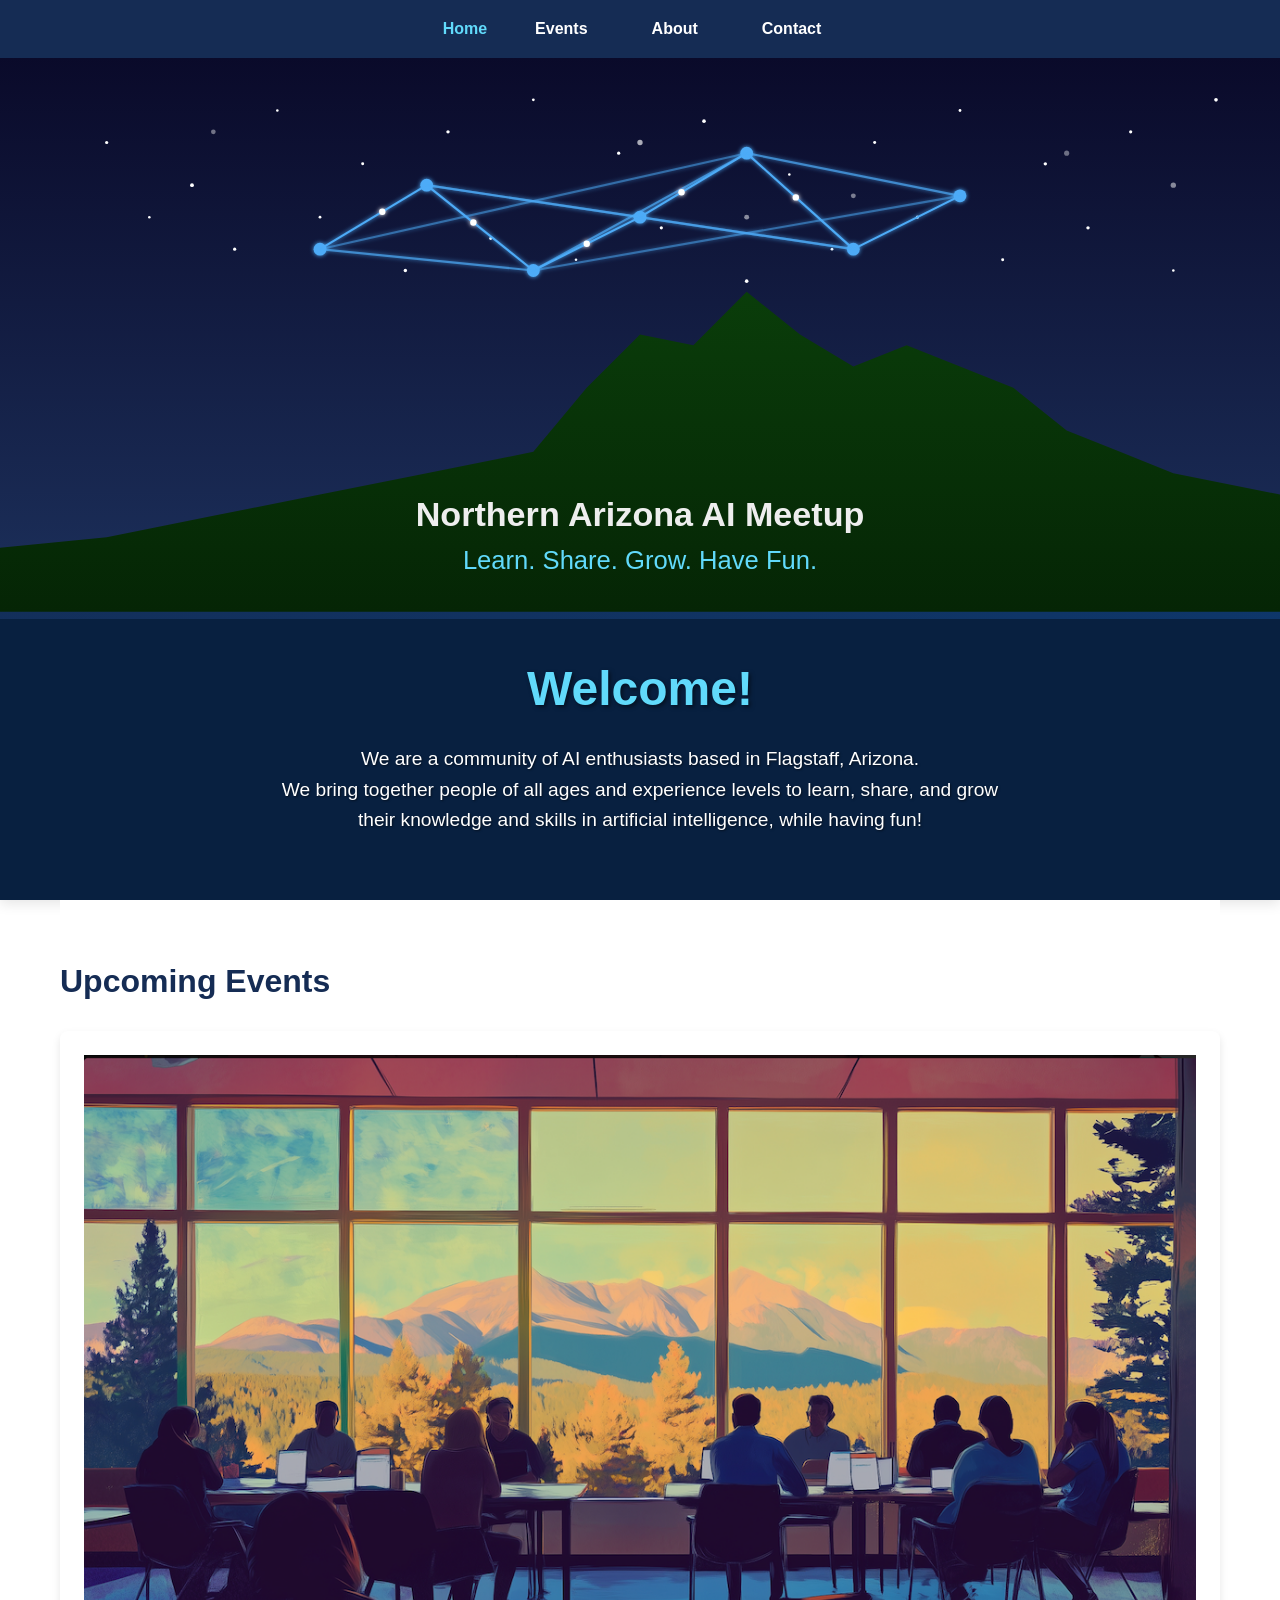
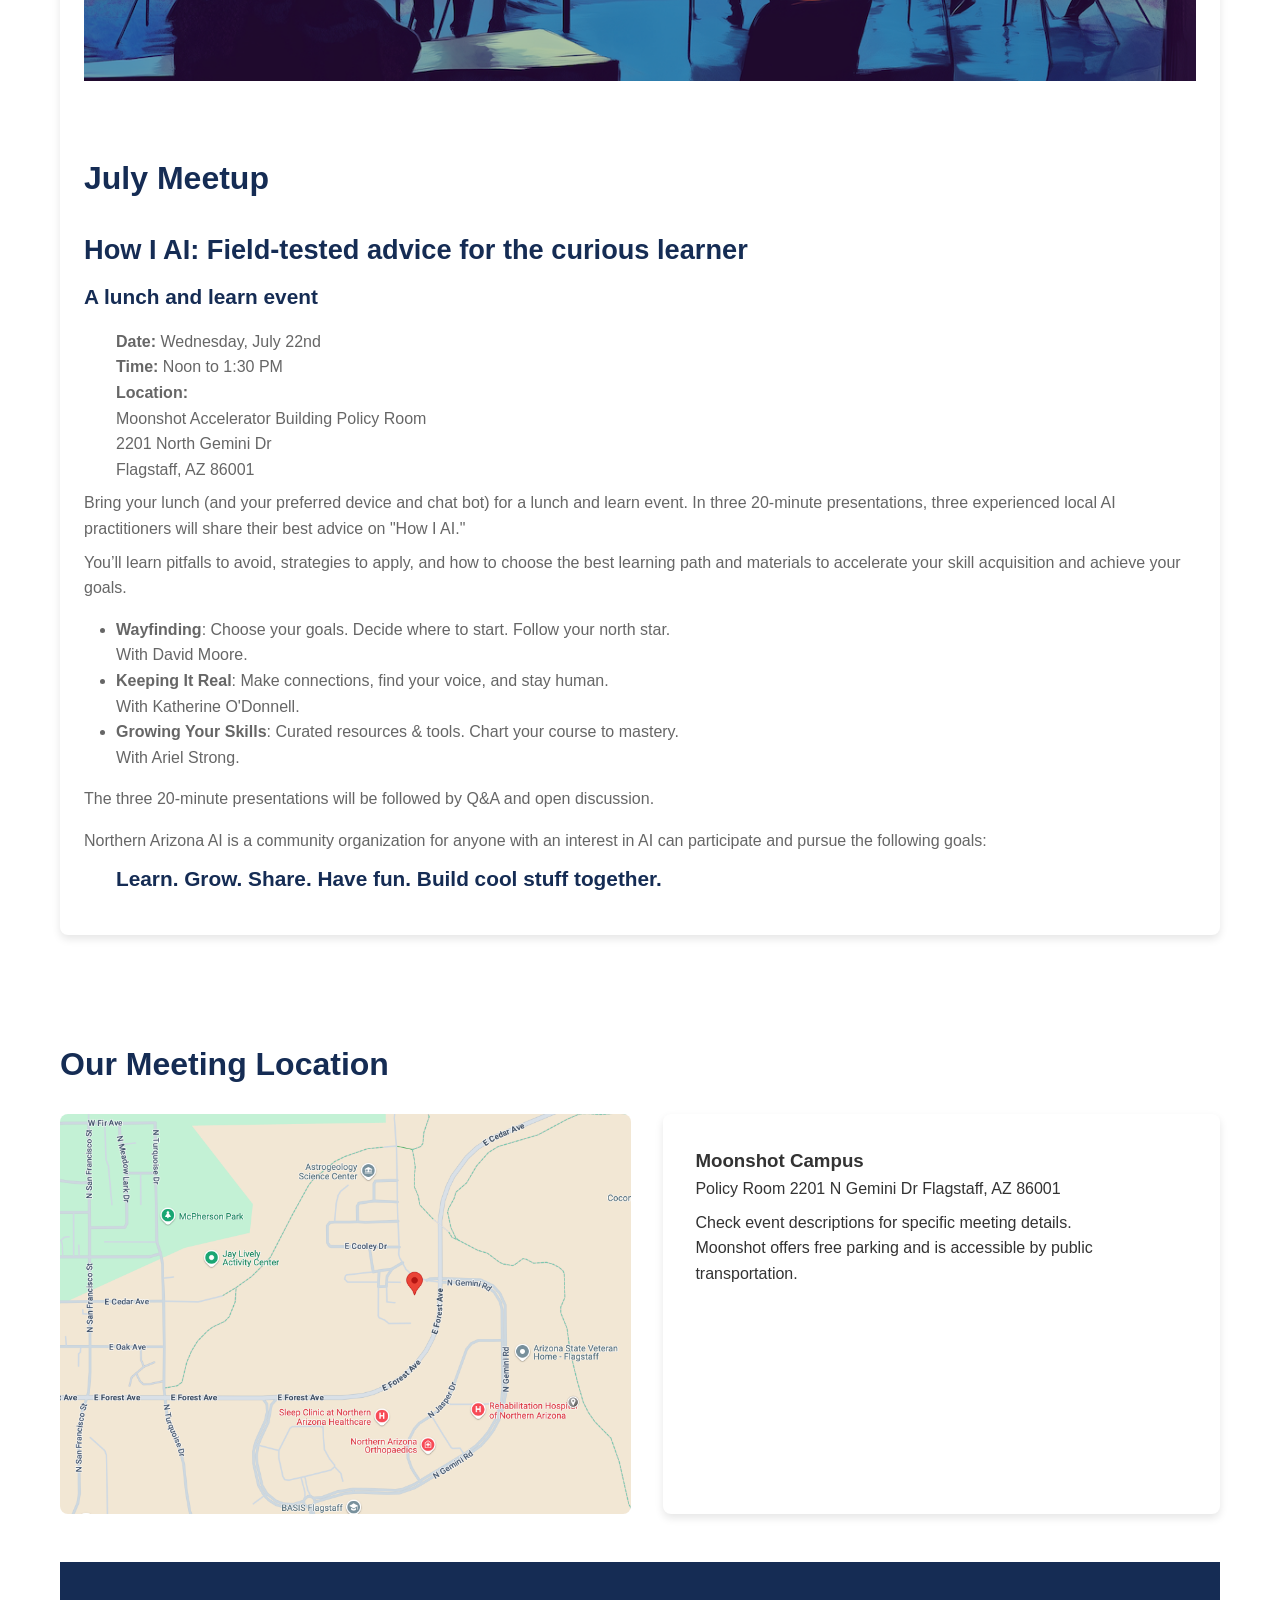
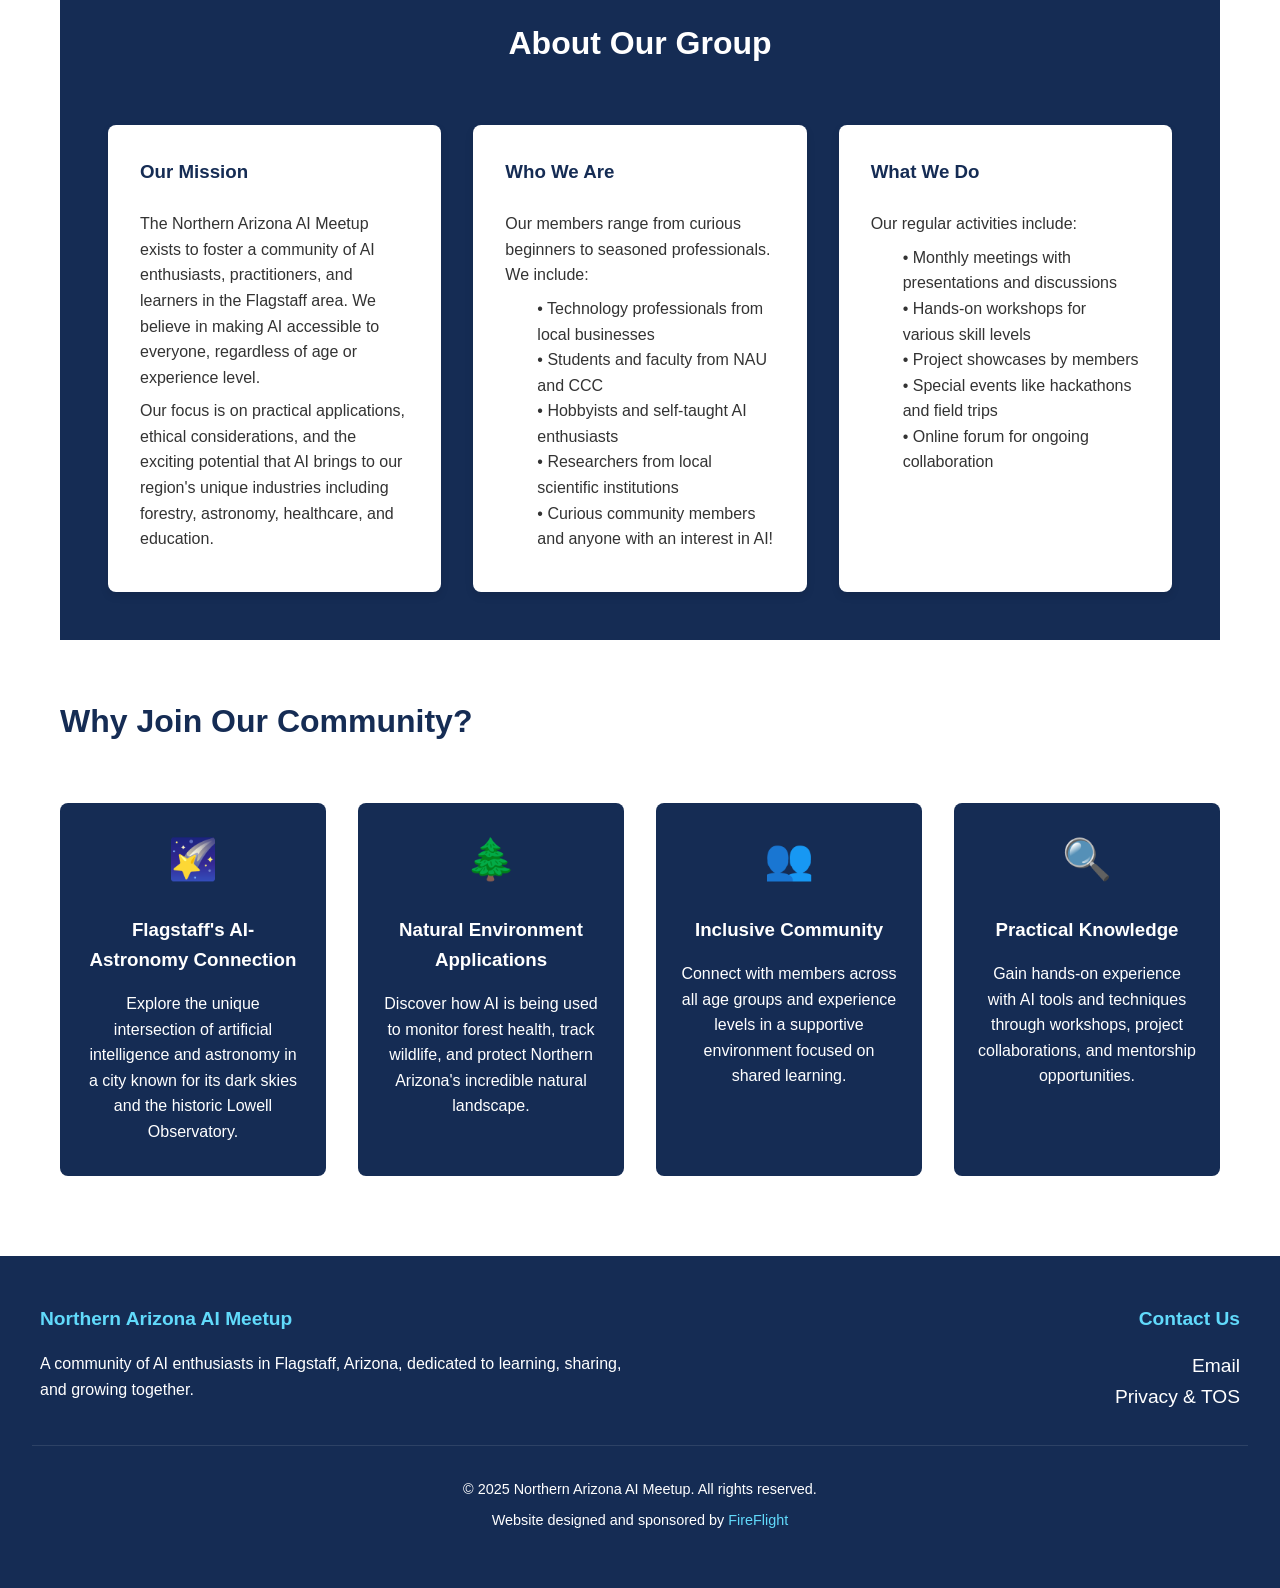
<file: index.html>
<!DOCTYPE html>
<html lang="en">
<head>
    <meta charset="UTF-8">
    <meta name="viewport" content="width=device-width, initial-scale=1.0">
    <title>Northern Arizona AI Meetup</title>
    <link rel="stylesheet" href="css/site.css">
</head>
<body>
  <header>
    <nav>
      <ul>
        <li>Home</li>
        <li><a href="#events">Events</a></li>
        <li><a href="#about">About</a></li>
        <!-- <li><a href="#resources">Resources</a></li>
        <li><a href="#location">Location</a></li> -->
        <li><a href="#footer">Contact</a></li>
      </ul>
    </nav>

    <div class="header-container">
      <object type="image/svg+xml" data="media/images/svg/naai-siteheader.svg" class="logo">
      </object>
    </div>

    <section id="hero">
      <div class="hero hero-content">
        <h1>Welcome!</h1>
        <p>We are a community of AI enthusiasts based in Flagstaff, Arizona.<br>
          We bring together people of all ages and experience levels to learn, share, and grow their knowledge and skills in artificial intelligence, while having fun!</p>
        <!-- <a href="#events" class="btn">Attend Our Next Event</a> -->
      </div>
    </section>
  </header>

  <main class="container">
    <section id="events">
      <h2>Upcoming Events</h2>
      <div class="card-grid">

        <div class="card">
          <div class="card-content">
            <div class="card-img">
              <img src="media/images/png/NAAImtgpic.png" alt="Illustration of people in a meeting" class="card-img">
            </div>
            <div class="event-details">
              <h2>July Meetup</h2>
              <h3>How I AI: Field-tested advice for the curious learner</h3>
              <h4>A lunch and learn event</h4>
              <p class="indent spacer"><strong>Date:</strong> Wednesday, July 22nd<br>
              <strong>Time:</strong> Noon to 1:30 PM<br>
              <strong>Location:</strong><br>
              Moonshot Accelerator Building Policy Room<br>
              2201 North Gemini Dr<br>
              Flagstaff, AZ 86001<br>
              <!-- <strong>Note:</strong> Due to the timing of the event, please feel free to bring your lunch.</p> -->

              <p>Bring your lunch (and your preferred device and chat bot) for a lunch and learn event. In three 20-minute presentations, three experienced local AI practitioners will share their best advice on "How I AI."</p>

              <p>You’ll learn pitfalls to avoid, strategies to apply, and how to choose the best learning path and materials to accelerate your skill acquisition and achieve your goals.</p>

              <div class="indent">
                <ul class="spacer">
                  <li><strong>Wayfinding</strong>: Choose your goals. Decide where to start. Follow your north star.<br>
                    With David Moore.</li>

                  <li><strong>Keeping It Real</strong>: Make connections, find your voice, and stay human.<br>
                    With Katherine O'Donnell.</li>

                  <li><strong>Growing Your Skills</strong>: Curated resources & tools. Chart your course to mastery.<br>
                    With Ariel Strong.</li>
                </ul>
              </div>

              <p class="spacer">The three 20-minute presentations will be followed by Q&A and open discussion.</p>

              <!-- <h4>Details</h4> <h4>Come Be Part of the Learning, Sharing, Having Fun, and Building Cool Stuff!</h4> -->

              <p class="spacer"> Northern Arizona AI is a community organization for anyone with an interest in AI can participate and pursue the following goals:</p>
              <h4 class="indent">Learn. Grow. Share. Have fun. Build cool stuff together.</h4>

                <!-- To participate, bring a device (laptop, phone, or tablet) with the ability to connect to Wi-Fi.

                <p>Accelerator Building, Main Conference Room<br>
                2201 North Gemini Dr<br>
                Flagstaff, AZ 86001</p> -->
            </div>
          </div>
        </div>

        <!-- <div class="card">
          <div class="card-content">
            <div class="card-img">
              <img src="media/images/png/NAAImtgpic.png" alt="Illustration of people in a meeting" class="card-img">
            </div>
            <div class="event-details">
              <h2>April 15: Learn How to Vibe Code!</h2>
              <h3>Vibe Coding Live Demo with Kyle Montgomery of Generous</h3>
              <p>
                Copy
              </p>
              <h4>Come Be Part of the Learning, Sharing, Having Fun, and Building Cool Stuff in 2026!</h4>
              <h4>Details</h4>
              <p><strong>Date:</strong> April 15<br>
                <strong>Time:</strong> Noon to 1:30 PM<br>
                <strong>Location:</strong><br>
                Moonshot Accelerator Conference Room<br>
                2201 North Gemini Dr<br>
                Flagstaff, AZ 86001<br>
                <strong>Note:</strong> Due to the timing of the event, please feel free to bring your lunch.</p>
              <p>To participate, bring a device (laptop, phone, or tablet) with the ability to connect to Wi-Fi.</p>

              <p>Accelerator Building, Main Conference Room<br>
              2201 North Gemini Dr<br>
              Flagstaff, AZ 86001</p>
            </div>
          </div>
        </div> -->

        <!-- <div class="card">
          <div class="card-content">
            <div class="card-img">
              <img src="media/images/png/NAAImtgpic.png" alt="Illustration of people in a meeting" class="card-img">
            </div>
            <div class="event-details">
              <h2>May 20, 2026: Leviathan AI</h2>
              <h3>The Journey of an AI Startup, a presentation by Mike Greenwalt</h3>
              <p>
                Learn about the journey of Leviathan AI, from an idea to a scrappy startup dealing with the rapid changes in AI, customer needs and expectations, the challenges of marketing, and so much more.
              </p>
              -->
              <!-- <h4>Details</h4>
              <p><strong>Date:</strong>Wednesday, May 20<br>
                <strong>Time:</strong> Noon to 1:30 PM<br>
                <strong>Location:</strong><br>
                Moonshot Accelerator Conference Room<br>
                2201 North Gemini Dr<br>
                Flagstaff, AZ 86001<br>
                <strong>Note:</strong> Due to the timing of the event, please feel free to bring your lunch.</p> -->
              <!-- To participate, bring a device (laptop, phone, or tablet) with the ability to connect to Wi-Fi.

              <p>Accelerator Building, Main Conference Room<br>
              2201 North Gemini Dr<br>
              Flagstaff, AZ 86001</p> -->
            </div>

      <!--  <a href="#" class="btn">Register</a> -->
    </section>

    <section id="location">
      <h2>Our Meeting Location</h2>
      <div class="location">
        <div class="map-container">
          <img src="media/images/png/NAAI-meeting-location.png" alt="Map of Flagstaff with meetup locations">
        </div>
        <div class="location-info">
          <h3>Moonshot Campus</h3>
          <p>Policy Room 2201 N Gemini Dr Flagstaff, AZ 86001</p>
          <p class="location-note">Check event descriptions for specific meeting details.<br>
            Moonshot offers free parking and is accessible by public transportation.</p>
        </div>
      </div>
    </section>

    <section id="about">
        <h2>About Our Group</h2>
        <div class="about-columns">
            <div class="about-item">
                <h3>Our Mission</h3>
                <p>The Northern Arizona AI Meetup exists to foster a community of AI enthusiasts, practitioners, and learners in the Flagstaff area. We believe in making AI accessible to everyone, regardless of age or experience level.</p>
                <p>Our focus is on practical applications, ethical considerations, and the exciting potential that AI brings to our region's unique industries including forestry, astronomy, healthcare, and education.</p>
            </div>

            <div class="about-item">
                <h3>Who We Are</h3>
                <p>Our members range from curious beginners to seasoned professionals. We include:</p>
                <ul>
                    <li>• Technology professionals from local businesses</li>
                    <li>• Students and faculty from NAU and CCC</li>
                    <li>• Hobbyists and self-taught AI enthusiasts</li>
                    <li>• Researchers from local scientific institutions</li>
                    <li>• Curious community members and anyone with an interest in AI!</li>
                </ul>
            </div>

            <div class="about-item">
                <h3>What We Do</h3>
                <p>Our regular activities include:</p>
                <ul>
                    <li>• Monthly meetings with presentations and discussions</li>
                    <li>• Hands-on workshops for various skill levels</li>
                    <li>• Project showcases by members</li>
                    <li>• Special events like hackathons and field trips</li>
                    <li>• Online forum for ongoing collaboration</li>
                </ul>
            </div>
        </div>
    </section>

    <section class="stars-bg">
      <div class="feature-section">
        <h2>Why Join Our Community?</h2>
        <div class="feature-grid">
          <div class="feature-item">
            <div class="feature-icon">🌠</div>
            <h3>Flagstaff's AI-Astronomy Connection</h3>
            <p>Explore the unique intersection of artificial intelligence and astronomy in a city known for its dark skies and the historic Lowell Observatory.</p>
          </div>

          <div class="feature-item">
            <div class="feature-icon">🌲</div>
            <h3>Natural Environment Applications</h3>
            <p>Discover how AI is being used to monitor forest health, track wildlife, and protect Northern Arizona's incredible natural landscape.</p>
          </div>

          <div class="feature-item">
            <div class="feature-icon">👥</div>
            <h3>Inclusive Community</h3>
            <p>Connect with members across all age groups and experience levels in a supportive environment focused on shared learning.</p>
          </div>

          <div class="feature-item">
            <div class="feature-icon">🔍</div>
            <h3>Practical Knowledge</h3>
            <p>Gain hands-on experience with AI tools and techniques through workshops, project collaborations, and mentorship opportunities.</p>
          </div>
        </div>
      </div>
    </section>

    <!-- <section id="contact">
      <h2>Get In Touch</h2>
      <div class="contact-form">
        <form action="#" method="POST">
          <div class="form-group">
            <label for="name">Name</label>
            <input type="text" id="name" name="name" required>
          </div>

          <div class="form-group">
            <label for="email">Email</label>
            <input type="email" id="email" name="email" required>
          </div>

          <div class="form-group">
            <label for="subject">Subject</label>
            <select id="subject" name="subject">
              <option value="general">General Inquiry</option>
              <option value="membership">Membership Question</option>
              <option value="speaking">Speaking Opportunity</option>
              <option value="collaboration">Collaboration Proposal</option>
              <option value="other">Other</option>
            </select>
          </div>

          <div class="form-group">
            <label for="message">Message</label>
            <textarea id="message" name="message" required></textarea>
          </div>

          <div class="form-group">
            <label for="experience">Your AI Experience Level</label>
            <select id="experience" name="experience">
              <option value="beginner">Beginner - Just curious about AI</option>
              <option value="intermediate">Intermediate - Some experience with AI concepts</option>
              <option value="advanced">Advanced - Working with AI regularly</option>
              <option value="expert">Expert - Professional AI developer/researcher</option>
            </select>
          </div>

          <div class="form-group">
            <label>
              <input type="checkbox" name="newsletter" checked>
              Subscribe to our newsletter for updates on upcoming events
            </label>
          </div>

          <button type="submit">Send Message</button>
        </form>
      </div>
    </section> -->
  </main>

    <footer id="footer">
        <div class="footer-content">
            <div class="footer-description">
                <h3>Northern Arizona AI Meetup</h3>
                <p>A community of AI enthusiasts in Flagstaff, Arizona, dedicated to learning, sharing, and growing together.</p>
                <!-- <div class="social-links">
                    <a href="#">🌐</a>
                    <a href="#">📱</a>
                    <a href="#">📘</a>
                    <a href="#">📸</a>
                    <a href="#">👥</a>
                </div> -->
            </div>

          <div class="footer-contact">
            <h3>Contact Us</h3>
            <ul>
              <li><a href="mailto: ariel@fireflight.pro">Email</a></li>
              <li><a href="PSTOS.html">Privacy & TOS</a></li>
            </ul>
          </div>
        </div>
        <div class="copyright">
            <p>&copy; 2025 Northern Arizona AI Meetup. All rights reserved.</p>
            <p>Website designed and sponsored by <a href="https://fireflight.ai" class="sponsor">FireFlight</a></p>
        </div>
    </footer>
  </body>
</html>
</file>
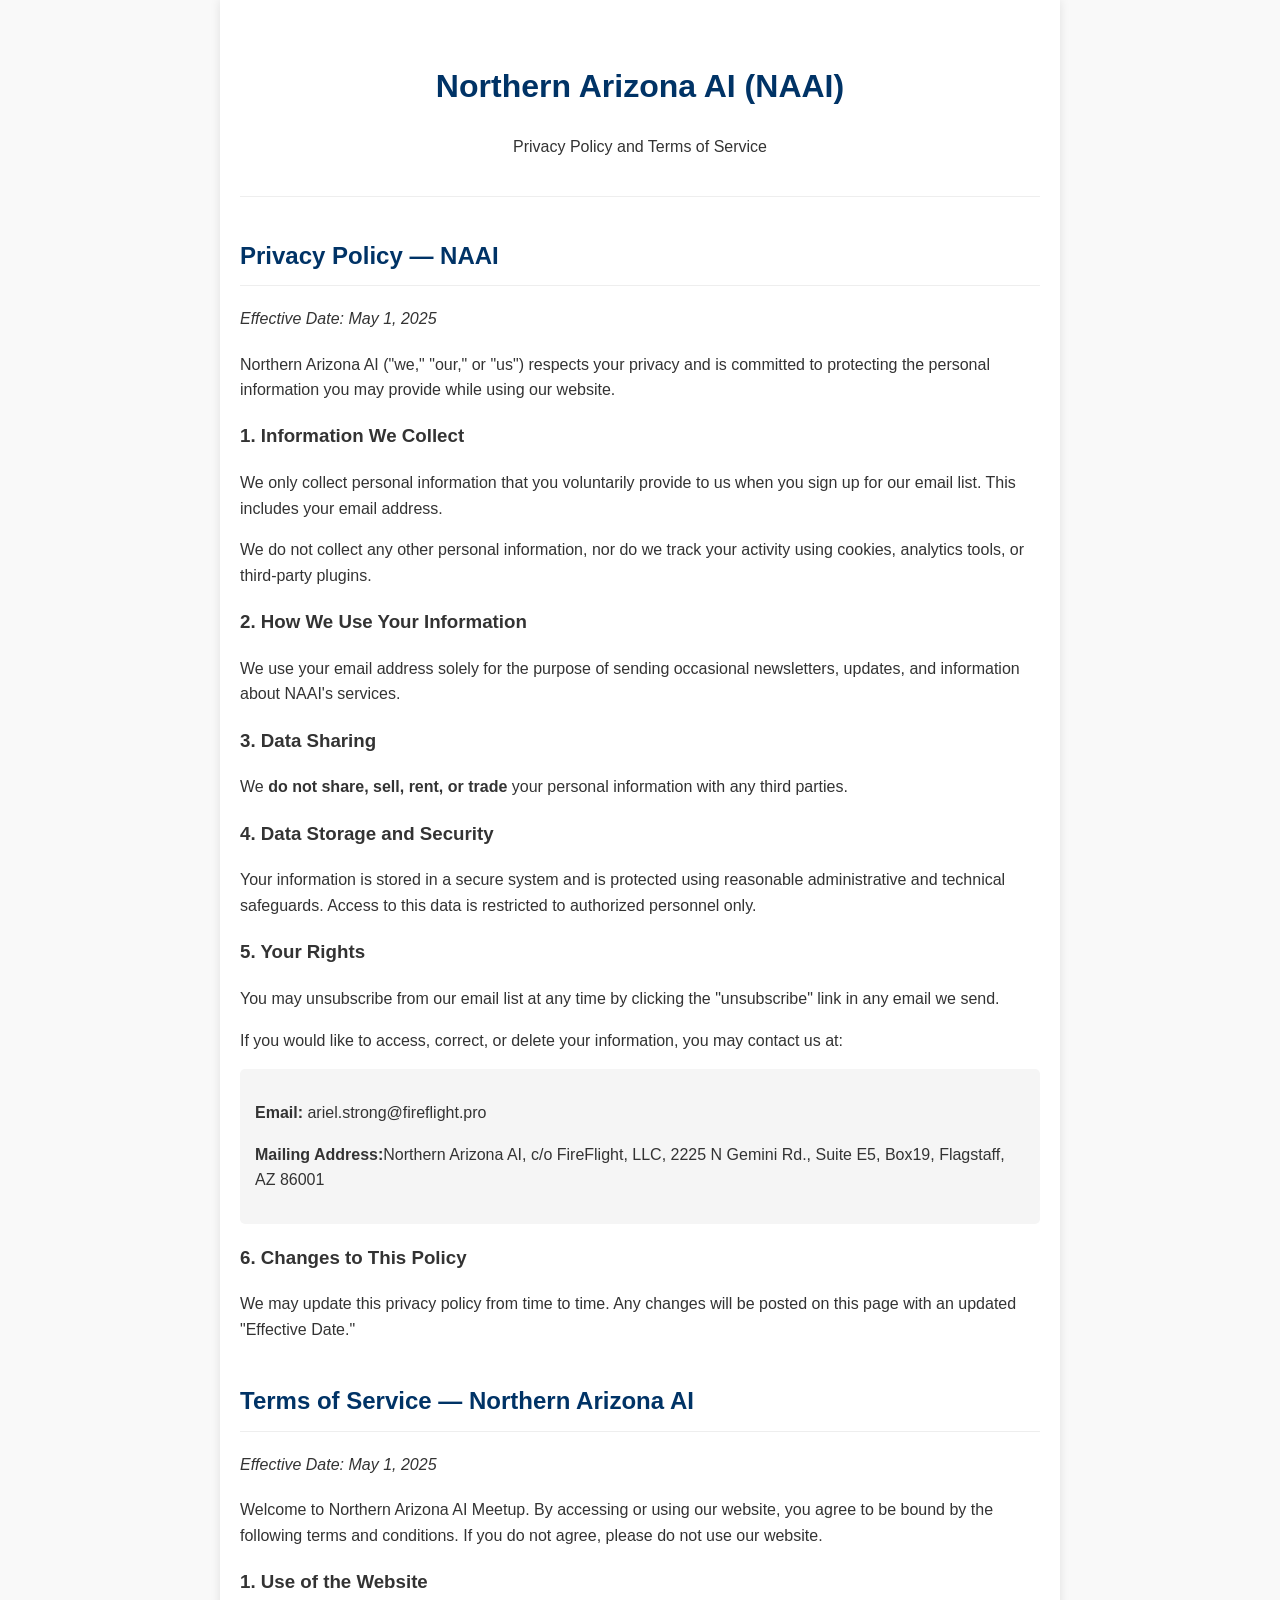
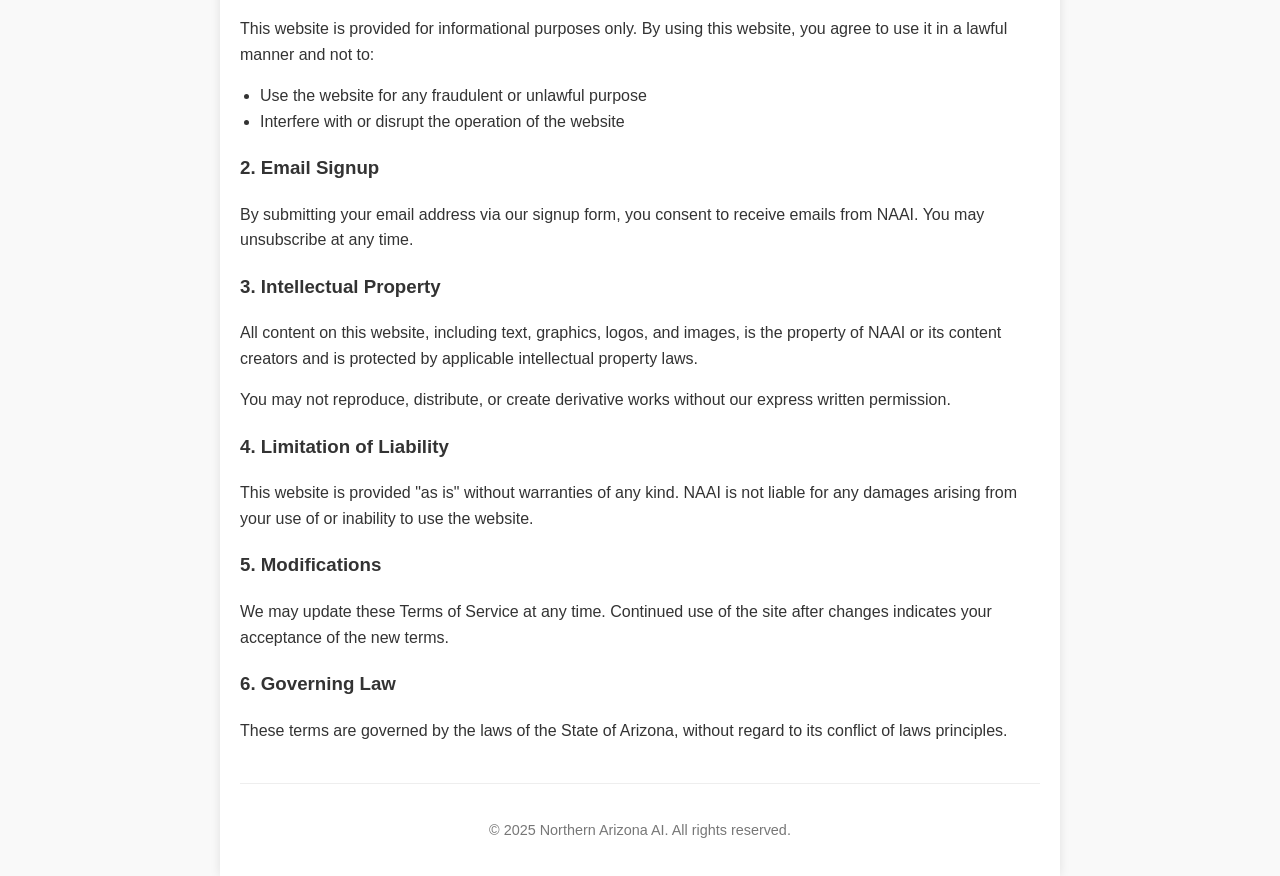
<file: PSTOS.html>
<!DOCTYPE html>
<html lang="en">
<head>
    <meta charset="UTF-8">
    <meta name="viewport" content="width=device-width, initial-scale=1.0">
    <title>Privacy Policy and Terms of Service</title>
    <style>
        body {
            font-family: Arial, sans-serif;
            line-height: 1.6;
            margin: 0;
            padding: 0;
            color: #333;
            background-color: #f9f9f9;
        }
        .container {
            max-width: 800px;
            margin: 0 auto;
            padding: 20px;
            background-color: #fff;
            box-shadow: 0 0 10px rgba(0,0,0,0.1);
        }
        header {
            text-align: center;
            padding: 20px 0;
            border-bottom: 1px solid #eee;
        }
        h1 {
            color: #003366;
        }
        h2 {
            color: #003366;
            border-bottom: 1px solid #eee;
            padding-bottom: 10px;
            margin-top: 40px;
        }
        strong {
            font-weight: bold;
        }
        ul {
            padding-left: 20px;
        }
        .effective-date {
            font-style: italic;
            margin-bottom: 20px;
        }
        .contact-info {
            background-color: #f5f5f5;
            padding: 15px;
            border-radius: 5px;
            margin: 15px 0;
        }
        footer {
            text-align: center;
            margin-top: 40px;
            padding-top: 20px;
            border-top: 1px solid #eee;
            font-size: 0.9em;
            color: #777;
        }
    </style>
</head>
<body>
    <div class="container">
        <header>
            <h1>Northern Arizona AI (NAAI)</h1>
            <p>Privacy Policy and Terms of Service</p>
        </header>

        <section id="privacy-policy">
            <h2>Privacy Policy — NAAI</h2>
            <p class="effective-date">Effective Date: May 1, 2025</p>
            
            <p>Northern Arizona AI ("we," "our," or "us") respects your privacy and is committed to protecting the personal information you may provide while using our website.</p>
            
            <h3>1. Information We Collect</h3>
            <p>We only collect personal information that you voluntarily provide to us when you sign up for our email list. This includes your email address.</p>
            <p>We do not collect any other personal information, nor do we track your activity using cookies, analytics tools, or third-party plugins.</p>
            
            <h3>2. How We Use Your Information</h3>
            <p>We use your email address solely for the purpose of sending occasional newsletters, updates, and information about NAAI's services.</p>
            
            <h3>3. Data Sharing</h3>
            <p>We <strong>do not share, sell, rent, or trade</strong> your personal information with any third parties.</p>
            
            <h3>4. Data Storage and Security</h3>
            <p>Your information is stored in a secure system and is protected using reasonable administrative and technical safeguards. Access to this data is restricted to authorized personnel only.</p>
            
            <h3>5. Your Rights</h3>
            <p>You may unsubscribe from our email list at any time by clicking the "unsubscribe" link in any email we send.</p>
            <p>If you would like to access, correct, or delete your information, you may contact us at:</p>
            <div class="contact-info">
                <p><strong>Email:</strong> ariel.strong@fireflight.pro</p>
                <p><strong>Mailing Address:</strong>Northern Arizona AI, c/o FireFlight, LLC, 2225 N Gemini Rd., Suite E5, Box19, Flagstaff, AZ 86001</p>
            </div>
            
            <h3>6. Changes to This Policy</h3>
            <p>We may update this privacy policy from time to time. Any changes will be posted on this page with an updated "Effective Date."</p>
        </section>

        <section id="terms-of-service">
            <h2>Terms of Service — Northern Arizona AI</h2>
            <p class="effective-date">Effective Date: May 1, 2025</p>
            
            <p>Welcome to Northern Arizona AI Meetup. By accessing or using our website, you agree to be bound by the following terms and conditions. If you do not agree, please do not use our website.</p>
            
            <h3>1. Use of the Website</h3>
            <p>This website is provided for informational purposes only. By using this website, you agree to use it in a lawful manner and not to:</p>
            <ul>
                <li>Use the website for any fraudulent or unlawful purpose</li>
                <li>Interfere with or disrupt the operation of the website</li>
            </ul>
            
            <h3>2. Email Signup</h3>
            <p>By submitting your email address via our signup form, you consent to receive emails from NAAI. You may unsubscribe at any time.</p>
            
            <h3>3. Intellectual Property</h3>
            <p>All content on this website, including text, graphics, logos, and images, is the property of NAAI or its content creators and is protected by applicable intellectual property laws.</p>
            <p>You may not reproduce, distribute, or create derivative works without our express written permission.</p>
            
            <h3>4. Limitation of Liability</h3>
            <p>This website is provided "as is" without warranties of any kind. NAAI is not liable for any damages arising from your use of or inability to use the website.</p>
            
            <h3>5. Modifications</h3>
            <p>We may update these Terms of Service at any time. Continued use of the site after changes indicates your acceptance of the new terms.</p>
            
            <h3>6. Governing Law</h3>
            <p>These terms are governed by the laws of the State of Arizona, without regard to its conflict of laws principles.</p>
        </section>

        <footer>
            <p>&copy; 2025 Northern Arizona AI. All rights reserved.</p>
        </footer>
    </div>
</body>
</html>
</file>
<file: css/site.css>
:root {
  --primary-dark: #152C54;
  --primary-light: #61dafb;
  --accent-green: #2a623d;
  --text-light: #ffffff;
  --text-dark: #333333;
}

* {
  margin: 0;
  padding: 0;
  box-sizing: border-box;
  font-family: 'Segoe UI', Tahoma, Geneva, Verdana, sans-serif;
}

body {
  background-color: #ffffff;
  color: var(--text-dark);
  line-height: 1.6;
}

nav {
  position: fixed;
  top: 0;
  left: 0;
  width: 100%;
  z-index: 1000;
  background-color: var(--primary-dark);
  padding: 1rem 0;
}

nav ul {
  display: flex;
  justify-content: center;
  list-style: none;
  gap: 2rem;
}

nav li {
  color: var(--primary-light);
  font-weight: 600;
}

nav a {
  color: var(--text-light);
  text-decoration: none;
  font-weight: 600;
  transition: color 0.3s ease;
  padding: 0.5rem 1rem;
  border-radius: 4px;
}

nav a:hover {
  color: var(--primary-light);
  background-color: rgba(255,255,255,0.1);
}

header {
  background: linear-gradient(135deg, var(--primary-dark), #0d386d);
  color: var(--text-light);
  height: 100%;
  padding: 0;
  margin: 0;
  text-align: center;
  box-shadow: 0 4px 12px rgba(0,0,0,0.1);
}

.header-container {
  width: 100%;
  height: 100%;
  margin-top: 57px;
}

#hero {
  max-height: 400px;
  background-size: cover;
  background-position: center;
  position: relative;
  display: flex;
  align-items: center;
  justify-content: center;
  text-align: center;
  color: white;
}

#hero::before {
  content: '';
  position: absolute;
  top: 0;
  left: 0;
  right: 0;
  bottom: 0;
  /* background: rgba(0,0,0,0.5); */
  background-color: #082040;
  z-index: 1;
}

.hero-content {
  position: relative;
  z-index: 2;
  max-width: 800px;
  padding: 2rem;
}

.hero h1 {
  font-size: 3rem;
  color: var(--primary-light);
  margin-bottom: 1rem;
  text-shadow: 2px 2px 4px rgba(0,0,0,0.5);
}

.hero p {
  font-size: 1.2rem;
  margin-bottom: 2rem;
  text-shadow: 1px 1px 2px rgba(0,0,0,0.5);
}

.btn {
  display: inline-block;
  margin: .5rem 0;
  padding: 0.8rem 1.5rem;
  background-color: white;
  color: var(--primary-dark);
  text-decoration: none;
  border-radius: 4px;
  font-weight: bold;
  transition: transform 0.3s ease, box-shadow 0.3s ease;
}

.hero .btn:hover {
  background-color: var(--primary-light);
  color: var(--primary-dark);
}

p {
  padding: 0;
}

main {
  margin: 0 60px;
  padding: 0;
  background-color: #ffffff;
  color: var(--text-dark);
}

#events  {
 margin-bottom: 3rem;
}

h2 {
  color: var(--primary-dark);
  padding: 3.5rem 0 1.5rem 0;
  font-size: 2rem;
  position: relative;
}

/* h2::after {
  content: '';
  position: absolute;
  bottom: 0;
  left: 0;
  width: 60px;
  height: 4px;
  background-color: var(--primary-light);
} */

.indent {
  padding-left: 2rem;
}

.spacer {
  margin-top: 1rem;
}

.card-grid {
  display: grid;
  /* grid-template-columns: repeat(auto-fill, minmax(450px, 1fr));
  gap: 2rem; */
}

.card {
  background-color: white;
  border-radius: 8px;
  overflow: hidden;
  box-shadow: 0 4px 8px rgba(0,0,0,0.1);
  transition: transform 0.3s ease, box-shadow 0.3s ease;
  width: 100%;
}

.card:hover {
  transform: translateY(-5px);
  box-shadow: 0 8px 16px rgba(0,0,0,0.1);
}

.card-img {
  background-color: #ddd;
  display: flex;
  align-items: center;
  justify-content: center;
  color: #666;
  width: 100%;
}

.card-content {
  padding: 1.5rem;
}

.card h3 {
  margin-bottom: 0.5rem;
  color: var(--primary-dark);
}

.event-details {
  margin: 1rem 0;
  font-size: 1rem;
  color: #666;
}

.event-details h2 {
  font-size: 2rem;
}

.event-details h3 {
  font-size: 1.7rem;
}

.event-details h4 {
  font-size: 1.3rem;
  color: var(--primary-dark);
}

.event-details i {
  margin-right: 0.5rem;
}

.event-description .desc {
  padding: 0 0 15px 0;
}

.location {
  display: grid;
  grid-template-columns: 1fr 1fr;
  gap: 2rem;
  margin-bottom: 3rem;
}

.map-container img {
  height: 400px;
  background-color: #ddd;
  display: flex;
  align-items: center;
  justify-content: center;
  color: #666;
  border-radius: 8px;
  overflow: hidden;
}

.location-info {
  padding: 2rem;
  background-color: white;
  border-radius: 8px;
  box-shadow: 0 4px 8px rgba(0,0,0,0.1);
}

.location-info h4, p {
  margin-bottom: 0.5rem;
}


#about {
  background-color: var(--primary-dark);
  padding: 0 3rem 3rem;
}

#about h2 {
  color: var(--text-light);
  text-align: center;
  margin-bottom: 2rem;
}

.about-columns {
  display: grid;
  grid-template-columns: repeat(auto-fit, minmax(300px, 1fr));
  gap: 2rem;
}

.about-item {
  background-color: white;
  padding: 2rem;
  border-radius: 8px;
  box-shadow: 0 4px 8px rgba(0,0,0,0.1);
}

.about-item h3 {
  color: var(--primary-dark);
  margin-bottom: 1.5rem;
}

.about-item li {
  padding: 0 0 0 2rem;
  list-style: none;
  text-decoration: none;
}

/* Special feature - stars background */
.stars-bg {
  background-color: white;
  position: relative;
  overflow: hidden;
  /* background-color: var(--primary-dark);
  padding: 4rem 1rem; */
}

.stars-bg::before {
  content: '';
  position: absolute;
  top: 0;
  left: 0;
  right: 0;
  bottom: 0;
  background-image: radial-gradient(white 1px, transparent 1px);
  background-size: 50px 50px;
  opacity: 0.2;
}

.feature-section {
  text-align: center;
  color: var(--text-light);
  position: relative;
  z-index: 2;

}

.feature-section h2 {
  color: var(--primary-dark);
  text-align: left;
  margin-bottom: 2rem;
}

.feature-section h2::after {
  left: 50%;
  transform: translateX(-50%);
}

.feature-grid {
  display: grid;
  grid-template-columns: repeat(auto-fit, minmax(250px, 1fr));
  gap: 2rem;
  max-width: 1200px;
  margin: 0 auto 5rem;
}

.feature-item {
  background-color: var(--primary-dark);
  /*background-color: rgba(255,255,255,0.1); */
  padding: 1.5rem;
  border-radius: 8px;
  transition: transform 0.3s ease;
}

.feature-item:hover {
  transform: translateY(-10px);
}

.feature-icon {
  font-size: 2.5rem;
  margin-bottom: 1.5rem;
  color: var(--primary-light);
}

.feature-item h3 {
  margin-bottom: 1rem;
  color: var(--text-light);
}

#contact {
  margin: 3rem;
}

.contact-form {
  max-width: 600px;
  margin: 0 auto;
  background-color: white;
  padding: 2rem;
  border-radius: 8px;
  box-shadow: 0 4px 8px rgba(0,0,0,0.1);
}

.form-group {
  margin-bottom: 1.5rem;
}

label {
  display: block;
  margin-bottom: 0.5rem;
  font-weight: 600;
}

input, textarea, select {
  width: 100%;
  padding: 0.8rem;
  border: 1px solid #ddd;
  border-radius: 4px;
  font-size: 1rem;
}

textarea {
  min-height: 150px;
  resize: vertical;
}

button {
  padding: 0.8rem 1.5rem;
  background-color: var(--primary-light);
  color: var(--primary-dark);
  border: none;
  border-radius: 4px;
  font-weight: bold;
  cursor: pointer;
  transition: background-color 0.3s ease;
}

button:hover {
  background-color: #4fc0e8;
}

footer {
  background-color: var(--primary-dark);
  color: var(--text-light);
  padding: 3rem 2rem;
  text-align: center;
}

.footer-content {
  max-width: 1200px;
  margin: 0 auto;
  display: grid;
  grid-template-columns: repeat(auto-fit, minmax(200px, 1fr));
  gap: 2rem;
  text-align: left;
}

.footer-description h3 {
  color: var(--primary-light);
  margin-bottom: 1rem;
  font-size: 1.2rem;
}

/*
.social-links {
  display: flex;
  gap: 1rem;
  margin-top: 1rem;
}

.social-links a {
  display: inline-block;
  width: 40px;
  height: 40px;
  background-color: rgba(255,255,255,0.1);
  border-radius: 50%;
  align-items: center;
  justify-content: center;
  transition: background-color 0.3s ease;
}

.social-links a:hover {
  background-color: var(--primary-light);
  color: var(--primary-dark);
}
*/

.footer-contact {
  text-align: right;
}

.footer-contact h3 {
  color: var(--primary-light);
  margin-bottom: 1rem;
  font-size: 1.2rem;
}

.footer-contact li {
  list-style: none;
}
.footer-contact a {
  color: var(--text-light);
  list-style: none;
  text-decoration: none;
  margin-bottom: 1rem;
  font-size: 1.2rem;
}

.footer-contact a:hover {
  color: var(--primary-light);
  list-style: none;
  margin-bottom: 1rem;
  font-size: 1.2rem;
}

.copyright {
  margin-top: 2rem;
  padding-top: 2rem;
  border-top: 1px solid rgba(255,255,255,0.1);
  font-size: 0.9rem;
}

.copyright a {
  text-decoration: none;
  color: var(--primary-light);
}

.copyright a:hover {
  color: var(--text-light);
}
</file>
